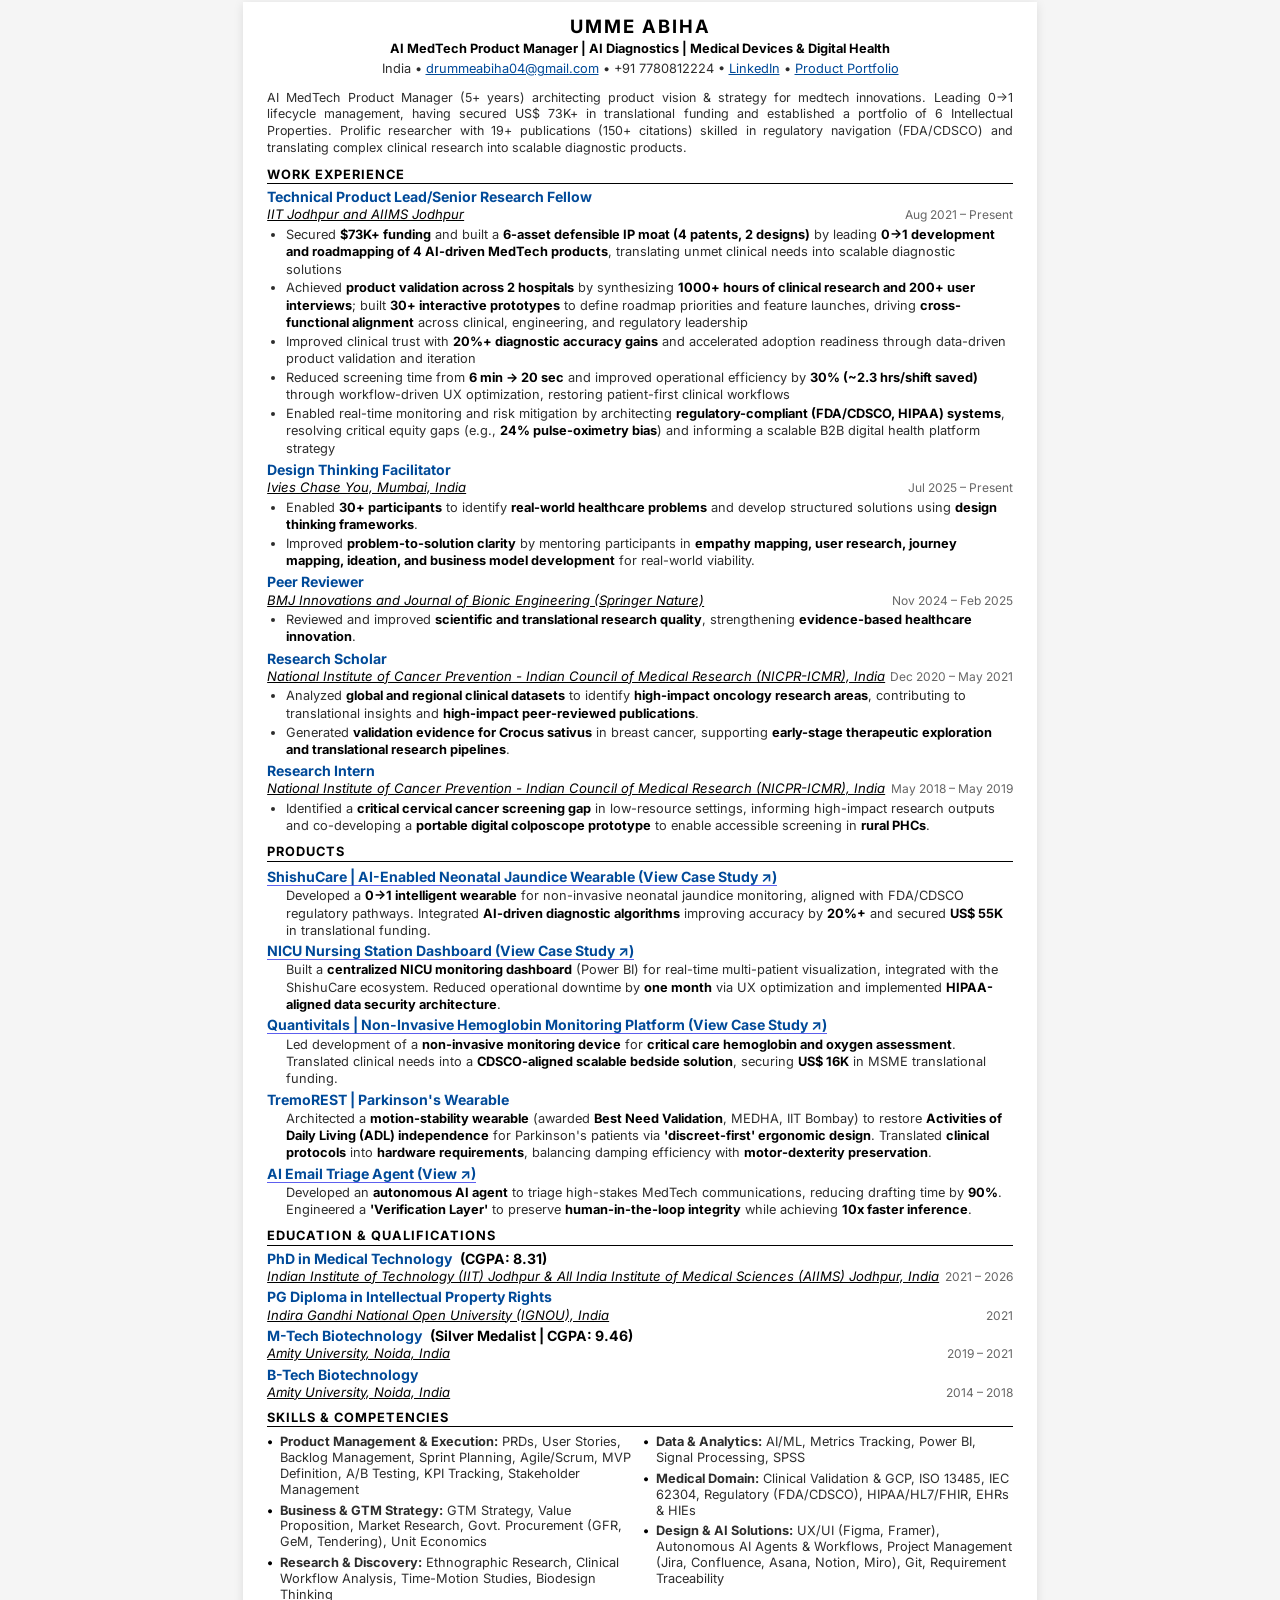
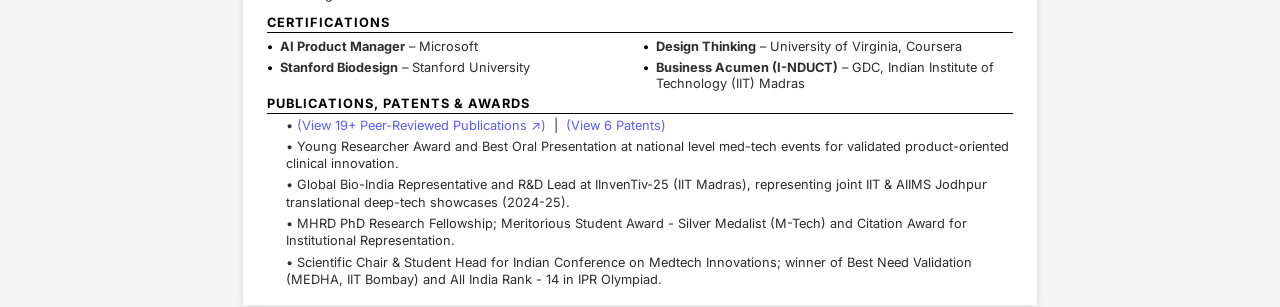
<file: cv/index.html>
<!DOCTYPE html>
<html lang="en-GB">

<head>
    <meta charset="UTF-8">
    <meta name="viewport" content="width=device-width, initial-scale=1.0">
    <meta name="description" content="Umme Abiha - Master CV for MedTech & Healthcare">
    <title>Master CV UMME - UMME ABIHA</title>
    <link rel="stylesheet" href="style.css">
</head>

<body>
    <div class="resume">
        <!-- Header Section -->
        <header class="header">
            <h1>UMME ABIHA</h1>
            <div class="title">AI MedTech Product Manager | AI Diagnostics | Medical Devices & Digital Health</div>
            <div class="contact-info">
                <div class="contact-row">
                    <span>India • <a href="mailto:drummeabiha04@gmail.com">drummeabiha04@gmail.com</a> • +91 7780812224
                        • <a href="https://www.linkedin.com/in/umme-abiha-884296121/" target="_blank">LinkedIn</a> • <a
                            href="../index.html#home" target="_blank">Product
                            Portfolio</a></span>
                </div>
            </div>
        </header>

        <!-- Professional Summary -->
        <section class="section summary-section">
            <p class="summary">
                AI MedTech Product Manager (5+ years) architecting product vision & strategy for medtech innovations.
                Leading 0→1 lifecycle management, having secured US$ 73K+ in translational funding and established a
                portfolio of 6 Intellectual Properties. Prolific researcher with 19+ publications (150+ citations)
                skilled in regulatory navigation (FDA/CDSCO) and translating complex clinical research into scalable
                diagnostic products.
            </p>
        </section>

        <!-- Work Experience -->
        <section class="section summary-section">
            <h2 class="section-title">WORK EXPERIENCE</h2>

            <div class="experience-item">
                <div class="item-header">
                    <div class="job-title">Technical Product Lead/Senior Research Fellow</div>
                    <div class="item-row">
                        <div class="company">IIT Jodhpur and AIIMS Jodhpur</div>
                        <div class="date-range">Aug 2021 – Present</div>
                    </div>
                </div>
                <div class="description">
                    <ul>
                        <li>Secured <strong>$73K+ funding</strong> and built a <strong>6-asset defensible IP moat (4 patents, 2 designs)</strong> by leading <strong>0→1 development and roadmapping of 4 AI-driven MedTech products</strong>, translating unmet clinical needs into scalable diagnostic solutions</li>
                        <li>Achieved <strong>product validation across 2 hospitals</strong> by synthesizing <strong>1000+ hours of clinical research and 200+ user interviews</strong>; built <strong>30+ interactive prototypes</strong> to define roadmap priorities and feature launches, driving <strong>cross-functional alignment</strong> across clinical, engineering, and regulatory leadership</li>
                        <li>Improved clinical trust with <strong>20%+ diagnostic accuracy gains</strong> and accelerated adoption readiness through data-driven product validation and iteration</li>
                        <li>Reduced screening time from <strong>6 min → 20 sec</strong> and improved operational efficiency by <strong>30% (~2.3 hrs/shift saved)</strong> through workflow-driven UX optimization, restoring patient-first clinical workflows</li>
                        <li>Enabled real-time monitoring and risk mitigation by architecting <strong>regulatory-compliant (FDA/CDSCO, HIPAA) systems</strong>, resolving critical equity gaps (e.g., <strong>24% pulse-oximetry bias</strong>) and informing a scalable B2B digital health platform strategy</li>
                    </ul>
                </div>
            </div>

            <div class="experience-item">
                <div class="item-header">
                    <div class="job-title">Design Thinking Facilitator</div>
                    <div class="item-row">
                        <div class="company">Ivies Chase You, Mumbai, India</div>
                        <div class="date-range">Jul 2025 – Present</div>
                    </div>
                </div>
                <div class="description">
                    <ul>
                        <li>Enabled <strong>30+ participants</strong> to identify <strong>real-world healthcare problems</strong> and develop structured solutions using <strong>design thinking frameworks</strong>.</li>
                        <li>Improved <strong>problem-to-solution clarity</strong> by mentoring participants in <strong>empathy mapping, user research, journey mapping, ideation, and business model development</strong> for real-world viability.</li>
                    </ul>
                </div>
            </div>

            <div class="experience-item">
                <div class="item-header">
                    <div class="job-title">Peer Reviewer</div>
                    <div class="item-row">
                        <div class="company">BMJ Innovations and Journal of Bionic Engineering (Springer Nature)</div>
                        <div class="date-range">Nov 2024 – Feb 2025</div>
                    </div>
                </div>
                <div class="description">
                    <ul>
                        <li>Reviewed and improved <strong>scientific and translational research quality</strong>, strengthening <strong>evidence-based healthcare innovation</strong>.</li>
                    </ul>
                </div>
            </div>

            <div class="experience-item">
                <div class="item-header">
                    <div class="job-title">Research Scholar</div>
                    <div class="item-row">
                        <div class="company">National Institute of Cancer Prevention - Indian Council of Medical
                            Research (NICPR-ICMR), India</div>
                        <div class="date-range">Dec 2020 – May 2021</div>
                    </div>
                </div>
                <div class="description">
                    <ul>
                        <li>Analyzed <strong>global and regional clinical datasets</strong> to identify <strong>high-impact oncology research areas</strong>, contributing to translational insights and <strong>high-impact peer-reviewed publications</strong>.</li>
                        <li>Generated <strong>validation evidence for Crocus sativus</strong> in breast cancer, supporting <strong>early-stage therapeutic exploration and translational research pipelines</strong>.</li>
                    </ul>
                </div>
            </div>

            <div class="experience-item">
                <div class="item-header">
                    <div class="job-title">Research Intern</div>
                    <div class="item-row">
                        <div class="company">National Institute of Cancer Prevention - Indian Council of Medical
                            Research (NICPR-ICMR), India</div>
                        <div class="date-range">May 2018 – May 2019</div>
                    </div>
                </div>
                <div class="description">
                    <ul>
                        <li>Identified a <strong>critical cervical cancer screening gap</strong> in low-resource settings, informing high-impact research outputs and co-developing a <strong>portable digital colposcope prototype</strong> to enable accessible screening in <strong>rural PHCs</strong>.</li>
                    </ul>
                </div>
            </div>

        </section>

        <!-- Projects -->
        <section class="section summary-section projects-section">
            <h2 class="section-title">PRODUCTS</h2>

            <div class="experience-item">
                <div class="item-header">
                    <div class="job-title"><a
                            href="case-studies/shishucare.html"
                            target="_blank"
                            style="text-decoration:none; color:inherit; border-bottom: 1.5px solid #5D5FEF;">ShishuCare
                            | AI-Enabled Neonatal Jaundice Wearable (View Case Study ↗)</a></div>
                </div>
                <div class="description">
                    <p
                        style="margin-left: 1.2rem; line-height: 1.35; color: var(--dark-gray); font-size: 0.8rem;">
                        Developed a <strong>0→1 intelligent wearable</strong> for non-invasive neonatal jaundice
                        monitoring, aligned with FDA/CDSCO regulatory pathways. Integrated <strong>AI-driven diagnostic
                            algorithms</strong> improving accuracy by <strong>20%+</strong> and secured <strong>US$
                            55K</strong> in translational funding.
                    </p>
                </div>
            </div>

            <div class="experience-item">
                <div class="item-header">
                    <div class="job-title"><a
                            href="case-studies/nicu-dashboard.html"
                            target="_blank"
                            style="text-decoration:none; color:inherit; border-bottom: 1.5px solid #5D5FEF;">NICU
                            Nursing Station Dashboard (View Case Study ↗)</a></div>
                </div>
                <div class="description">
                    <p
                        style="margin-left: 1.2rem; line-height: 1.35; color: var(--dark-gray); font-size: 0.8rem;">
                        Built a <strong>centralized NICU monitoring dashboard</strong> (Power BI) for real-time
                        multi-patient
                        visualization, integrated with the ShishuCare ecosystem. Reduced operational downtime by
                        <strong>one month</strong> via UX optimization and implemented <strong>HIPAA-aligned data
                            security architecture</strong>.
                    </p>
                </div>
            </div>

            <div class="experience-item">
                <div class="item-header">
                    <div class="job-title"><a
                            href="case-studies/quantivitals.html"
                            target="_blank"
                            style="text-decoration:none; color:inherit; border-bottom: 1.5px solid #5D5FEF;">Quantivitals
                            | Non-Invasive Hemoglobin Monitoring Platform (View Case Study ↗)</a></div>
                </div>
                <div class="description">
                    <p
                        style="margin-left: 1.2rem; line-height: 1.35; color: var(--dark-gray); font-size: 0.8rem;">
                        Led development of a <strong>non-invasive monitoring device</strong> for <strong>critical care hemoglobin and oxygen assessment</strong>. Translated clinical needs into a <strong>CDSCO-aligned scalable bedside solution</strong>, securing <strong>US$ 16K</strong> in MSME translational funding.
                    </p>
                </div>
            </div>

            <div class="experience-item">
                <div class="item-header">
                    <div class="job-title">TremoREST | Parkinson's Wearable</div>
                </div>
                <div class="description">
                    <p
                        style="margin-left: 1.2rem; line-height: 1.35; color: var(--dark-gray); font-size: 0.8rem;">
                        Architected a <strong>motion-stability wearable</strong> (awarded <strong>Best Need
                            Validation</strong>, MEDHA, IIT Bombay) to restore <strong>Activities of Daily Living (ADL)
                            independence</strong> for Parkinson's patients via <strong>'discreet-first' ergonomic design</strong>.
                        Translated <strong>clinical protocols</strong> into <strong>hardware requirements</strong>, balancing damping efficiency with <strong>motor-dexterity preservation</strong>.
                    </p>
                </div>
            </div>

            <div class="experience-item">
                <div class="item-header">
                    <div class="job-title"><a href="../index.html#projects:ai-email-triage-agent" target="_blank" style="text-decoration:none; color:inherit; border-bottom: 1.5px solid #5D5FEF;">AI Email Triage Agent (View ↗)</a></div>
                </div>
                <div class="description">
                    <p
                        style="margin-left: 1.2rem; line-height: 1.35; color: var(--dark-gray); font-size: 0.8rem;">
                        Developed an <strong>autonomous AI agent</strong> to triage high-stakes MedTech communications,
                        reducing drafting time by <strong>90%</strong>. Engineered a <strong>'Verification
                            Layer'</strong> to preserve <strong>human-in-the-loop integrity</strong> while achieving <strong>10x faster
                            inference</strong>.
                    </p>
                </div>
            </div>
        </section>

        <!-- Education -->
        <section class="section summary-section">
            <h2 class="section-title">EDUCATION & QUALIFICATIONS</h2>

            <div class="education-item">
                <div class="item-header">
                    <div class="degree">PhD in Medical Technology <span class="degree-meta">(CGPA: 8.31)</span></div>
                    <div class="item-row">
                        <div class="institution">Indian Institute of Technology (IIT) Jodhpur & All India Institute of
                            Medical Sciences (AIIMS) Jodhpur, India</div>
                        <div class="date-range">2021 – 2026</div>
                    </div>
                </div>
            </div>

            <div class="education-item">
                <div class="item-header">
                    <div class="degree">PG Diploma in Intellectual Property Rights</div>
                    <div class="item-row">
                        <div class="institution">Indira Gandhi National Open University (IGNOU), India</div>
                        <div class="date-range">2021</div>
                    </div>
                </div>
            </div>

            <div class="education-item">
                <div class="item-header">
                    <div class="degree">M-Tech Biotechnology <span class="degree-meta">(Silver Medalist | CGPA: 9.46)</span></div>
                    <div class="item-row">
                        <div class="institution">Amity University, Noida, India</div>
                        <div class="date-range">2019 – 2021</div>
                    </div>
                </div>
            </div>

            <div class="education-item">
                <div class="item-header">
                    <div class="degree">B-Tech Biotechnology</div>
                    <div class="item-row">
                        <div class="institution">Amity University, Noida, India</div>
                        <div class="date-range">2014 – 2018</div>
                    </div>
                </div>
            </div>
        </section>

        <!-- Skills & Competencies -->
        <section class="section summary-section">
            <h2 class="section-title">SKILLS & COMPETENCIES</h2>
            <div class="skills-grid">
                <ul class="skill-column">
                    <li><strong>Product Management & Execution:</strong> PRDs, User Stories, Backlog Management, Sprint Planning, Agile/Scrum, MVP Definition, A/B Testing, KPI Tracking, Stakeholder Management</li>
                    <li><strong>Business & GTM Strategy:</strong> GTM Strategy, Value Proposition, Market Research,
                        Govt. Procurement (GFR, GeM, Tendering), Unit Economics</li>
                    <li><strong>Research & Discovery:</strong> Ethnographic Research, Clinical Workflow Analysis,
                        Time-Motion Studies, Biodesign Thinking</li>
                </ul>
                <ul class="skill-column">
                    <li><strong>Data & Analytics:</strong> AI/ML, Metrics Tracking, Power BI, Signal
                        Processing, SPSS</li>
                    <li><strong>Medical Domain:</strong> Clinical Validation & GCP, ISO 13485, IEC 62304, Regulatory
                        (FDA/CDSCO), HIPAA/HL7/FHIR, EHRs & HIEs</li>
                    <li><strong>Design & AI Solutions:</strong> UX/UI (Figma, Framer), Autonomous AI Agents & Workflows,
                        Project Management (Jira, Confluence, Asana, Notion, Miro), Git, Requirement Traceability</li>
                </ul>
            </div>
        </section>

        <!-- Professional Certifications -->
        <section class="section summary-section certifications-section">
            <h2 class="section-title">CERTIFICATIONS</h2>
            <div class="skills-grid">
                <ul class="skill-column">
                    <li><strong>AI Product Manager</strong> – Microsoft</li>
                    <li><strong>Stanford Biodesign</strong> – Stanford University</li>
                </ul>
                <ul class="skill-column">
                    <li><strong>Design Thinking</strong> – University of Virginia, Coursera</li>
                    <li><strong>Business Acumen (I-NDUCT)</strong> – GDC, Indian Institute of Technology (IIT) Madras
                    </li>
                </ul>
            </div>
        </section>

        <!-- Publications -->
        <section class="section publications-section">
            <h2 class="section-title">PUBLICATIONS, PATENTS & AWARDS</h2>
            <div class="description" style="margin-top: 0;">
                <ul
                    style="list-style-type: none; padding-left: 0; font-size: 0.72rem; line-height: 1.4; margin-bottom: 0;">
                    <li style="margin-bottom: 4px;">• <a
                            href="../index.html#recognition:publications-section"
                            target="_blank" style="text-decoration:none; color:#5D5FEF;">(View 19+ Peer-Reviewed
                            Publications ↗)</a>
                        &nbsp;|&nbsp;
                        <a href="../index.html#recognition" target="_blank"
                            style="text-decoration:none; color:#5D5FEF;">(View 6 Patents)</a>
                    </li>
                    <li style="margin-bottom: 4px;">• Young Researcher Award and
                        Best Oral Presentation at national level med-tech events for validated product-oriented clinical
                        innovation.</li>
                    <li style="margin-bottom: 4px;">• Global Bio-India
                        Representative and R&D Lead at IInvenTiv-25 (IIT Madras), representing joint IIT & AIIMS Jodhpur
                        translational deep-tech showcases (2024-25).</li>
                    <li style="margin-bottom: 4px;">• MHRD PhD Research
                        Fellowship; Meritorious Student Award - Silver Medalist (M-Tech) and Citation Award for
                        Institutional Representation.</li>
                    <li style="margin-bottom: 0;">• Scientific Chair & Student Head
                        for Indian Conference on Medtech Innovations; winner of Best Need Validation (MEDHA, IIT Bombay)
                        and All India Rank - 14 in IPR Olympiad.</li>
                </ul>
            </div>
        </section>

    </div>
</body>

</html>
</file>
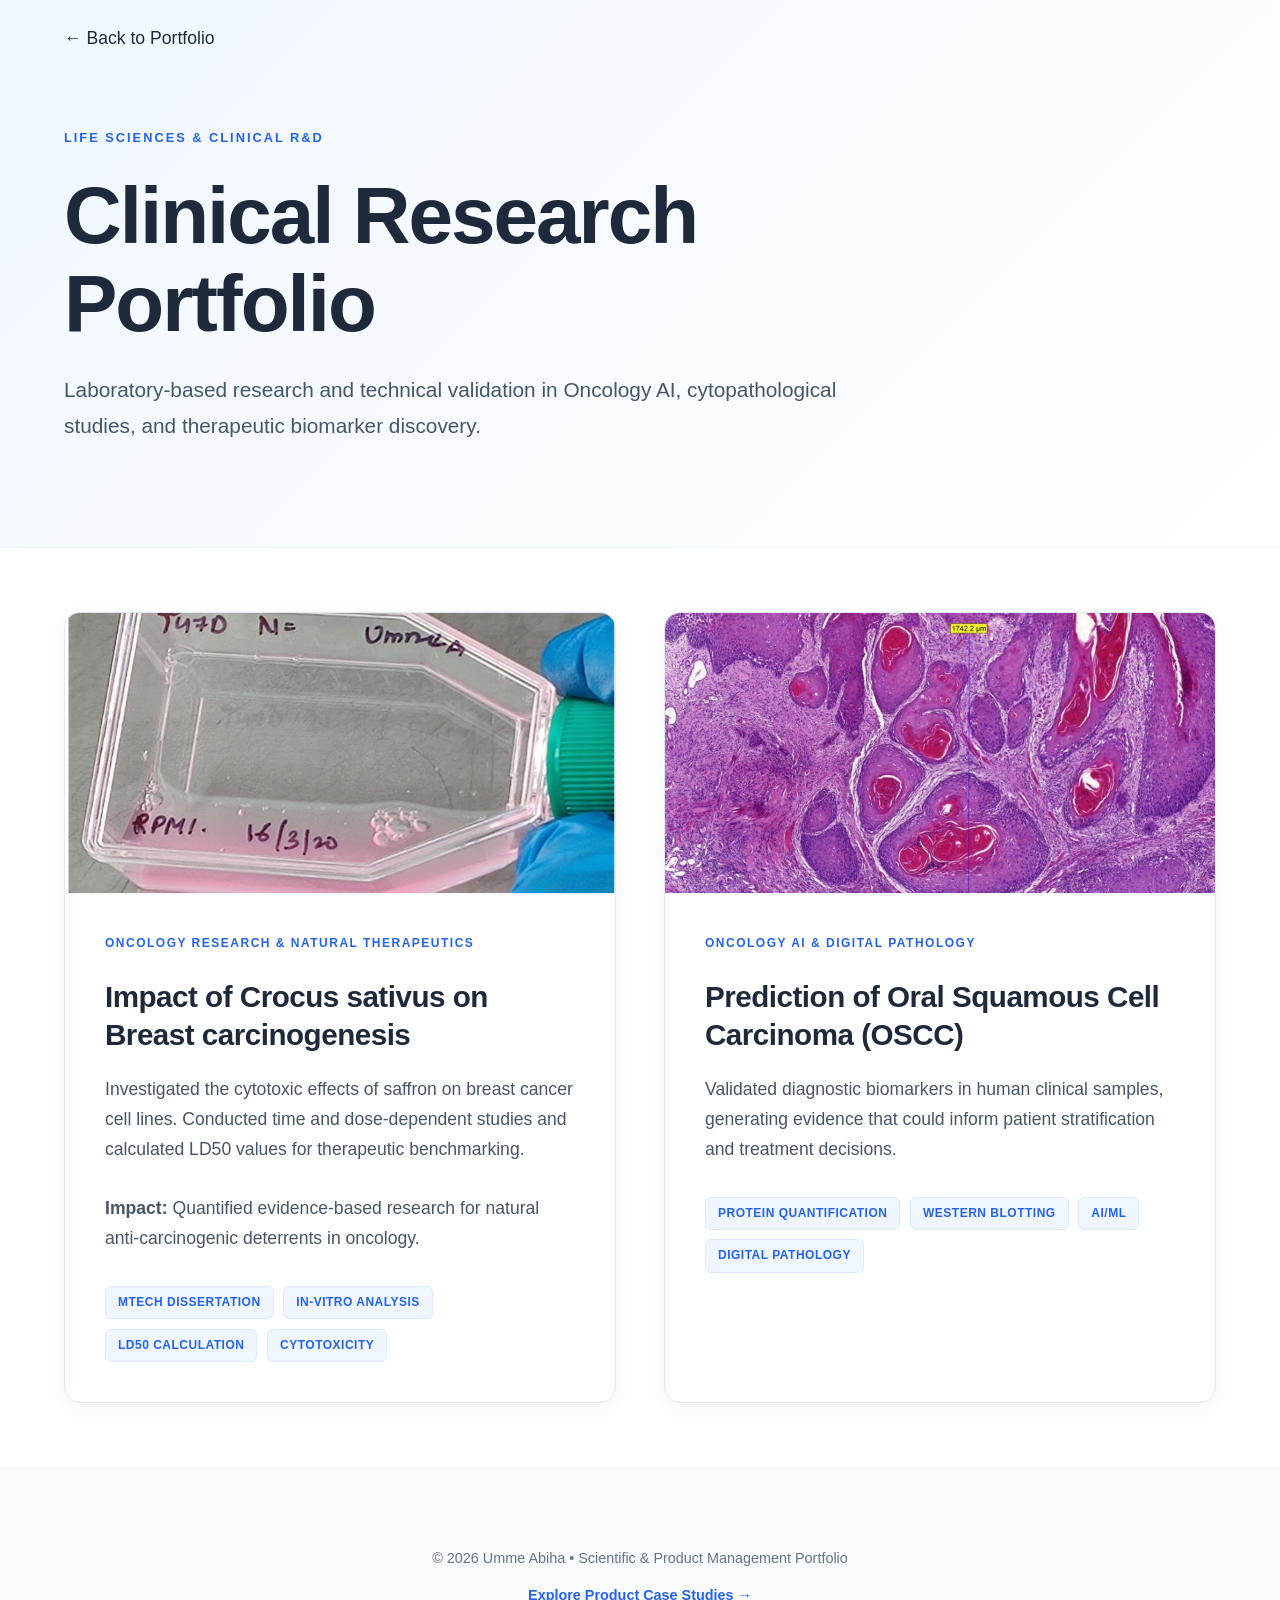
<file: research.html>
<!DOCTYPE html>
<html lang="en">
<head>
    <meta charset="UTF-8">
    <meta name="viewport" content="width=device-width, initial-scale=1.0">
    <title>Oncology & Life Science Research | Umme Abiha</title>
    <!-- Social Meta Tags -->
    <meta name="description" content="Specialized Research Portfolio focused on Oncology AI, digital pathology, and natural breast cancer therapeutics.">
    <link rel="stylesheet" href="case-studies/style.css">
    <style>
        .research-hero {
            background: linear-gradient(135deg, #f0f7ff 0%, #ffffff 100%);
            padding: 8rem 4rem 4rem 4rem;
            border-bottom: 1px solid #f1f5f9;
        }
        .research-grid {
            display: grid;
            grid-template-columns: repeat(auto-fit, minmax(400px, 1fr));
            gap: 3rem;
            max-width: 1300px;
            margin: 4rem auto;
            padding: 0 4rem;
        }
        .research-card {
            background: white;
            border-radius: 16px;
            overflow: hidden;
            border: 1px solid #e2e8f0;
            box-shadow: 0 4px 20px rgba(0,0,0,0.05);
            transition: all 0.3s cubic-bezier(0.4, 0, 0.2, 1);
            display: flex;
            flex-direction: column;
        }
        .research-card:hover { 
            transform: translateY(-8px);
            box-shadow: 0 20px 40px rgba(0,0,0,0.1);
            border-color: #2563eb;
        }
        .card-img-wrapper {
            width: 100%;
            height: 280px;
            overflow: hidden;
            border-bottom: 1px solid #f1f5f9;
        }
        .card-img { 
            width: 100%; 
            height: 100%; 
            object-fit: cover;
            transition: transform 0.5s ease;
        }
        .research-card:hover .card-img {
            transform: scale(1.05);
        }
        .card-content { padding: 2.5rem; flex-grow: 1; }
        .card-tag { 
            font-size: 0.75rem; 
            font-weight: 800; 
            color: #2563eb; 
            text-transform: uppercase; 
            letter-spacing: 1.5px; 
            margin-bottom: 1.25rem; 
            display: block; 
        }
        .card-title { 
            font-size: 1.85rem; 
            font-weight: 800; 
            margin-bottom: 1.25rem; 
            color: #1e293b; 
            line-height: 1.3;
            letter-spacing: -0.5px;
        }
        .card-desc { 
            font-size: 1.1rem; 
            color: #475569; 
            line-height: 1.7; 
            margin-bottom: 2rem; 
        }
        .tech-tags { 
            display: flex; 
            flex-wrap: wrap; 
            gap: 0.6rem; 
            margin-top: auto;
        }
        .tech-tag { 
            background: #eff6ff; 
            color: #2563eb; 
            font-size: 0.75rem; 
            font-weight: 700; 
            padding: 6px 12px; 
            border-radius: 6px; 
            border: 1px solid #dbeafe; 
            text-transform: uppercase;
            letter-spacing: 0.5px;
        }
        
        @media (max-width: 1024px) {
            .research-grid { grid-template-columns: 1fr; max-width: 800px; }
        }
        
        @media (max-width: 768px) {
            .research-hero { padding: 6rem 2rem 3rem 2rem; }
            .research-grid { padding: 0 2rem; }
            .project-title { font-size: 3rem !important; }
            .card-content { padding: 1.5rem; }
        }
    </style>
</head>
<body>
    <nav class="top-nav">
        <a href="index.html#projects" class="back-link" style="color: #1e293b;">← Back to Portfolio</a>
    </nav>

    <header class="research-hero">
        <div class="hero-content">
            <span class="section-label">Life Sciences & Clinical R&D</span>
            <h1 class="project-title" style="font-size: 5rem; margin-bottom: 1.5rem;">Clinical Research<br>Portfolio</h1>
            <p class="text-block" style="font-size: 1.3rem;">Laboratory-based research and technical validation in Oncology AI, cytopathological studies, and therapeutic biomarker discovery.</p>
        </div>
    </header>

    <main class="research-grid">
        <!-- Breast Cancer Project -->
        <article class="research-card">
            <div class="card-img-wrapper">
                <img src="assets/images/saffron_research_1.png" alt="Breast Cancer Research" class="card-img">
            </div>
            <div class="card-content">
                <span class="card-tag">Oncology Research & Natural Therapeutics</span>
                <h2 class="card-title">Impact of Crocus sativus on Breast carcinogenesis</h2>
                <p class="card-desc">Investigated the cytotoxic effects of saffron on breast cancer cell lines. Conducted time and dose-dependent studies and calculated LD50 values for therapeutic benchmarking.<br><br><b>Impact:</b> Quantified evidence-based research for natural anti-carcinogenic deterrents in oncology.</p>
                <div class="tech-tags">
                    <span class="tech-tag">MTech Dissertation</span>
                    <span class="tech-tag">In-vitro Analysis</span>
                    <span class="tech-tag">LD50 Calculation</span>
                    <span class="tech-tag">Cytotoxicity</span>
                </div>
            </div>
        </article>

        <!-- OSCC Project -->
        <article class="research-card">
            <div class="card-img-wrapper">
                <img src="assets/images/oscc_histology.jpg" alt="OSCC Histology" class="card-img">
            </div>
            <div class="card-content">
                <span class="card-tag">Oncology AI & Digital Pathology</span>
                <h2 class="card-title">Prediction of Oral Squamous Cell Carcinoma (OSCC)</h2>
                <p class="card-desc">Validated diagnostic biomarkers in human clinical samples, generating evidence that could inform patient stratification and treatment decisions.</p>
                <div class="tech-tags">
                    <span class="tech-tag">Protein Quantification</span>
                    <span class="tech-tag">Western Blotting</span>
                    <span class="tech-tag">AI/ML</span>
                    <span class="tech-tag">Digital Pathology</span>
                </div>
            </div>
        </article>
    </main>

    <footer style="padding: 4rem; text-align: center; color: #64748b; font-size: 0.9rem; border-top: 1px solid #f1f5f9; background: #f8fafc;">
        <p>&copy; 2026 Umme Abiha • Scientific & Product Management Portfolio</p>
        <p style="margin-top: 0.5rem;"><a href="index.html#projects" style="color: #2563eb; text-decoration: none; font-weight: 600;">Explore Product Case Studies →</a></p>
    </footer>
</body>
</html>
</file>
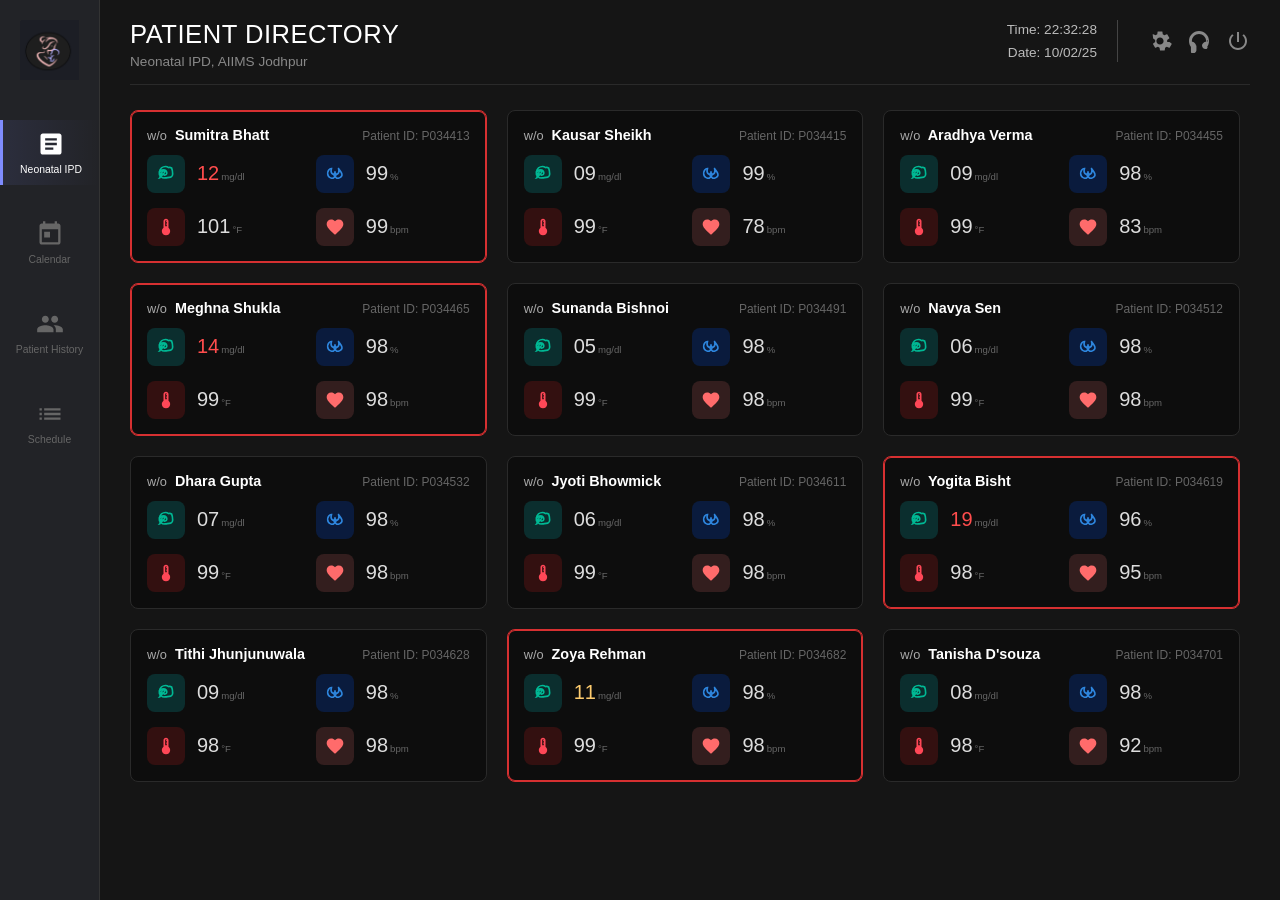
<file: case-studies/live-dashboard.html>
<!DOCTYPE html>
<html lang="en">

<head>
    <meta charset="UTF-8">
    <meta name="viewport" content="width=device-width, initial-scale=1.0">
    <title>Live NICU Dashboard</title>
    <style>
        :root {
            /* Matched colors from image */
            --bg-dark: #1a1b1e;
            --sidebar-bg: #222327;
            /* Slightly lighter sidebar */
            --card-bg: #0f0f0f;
            --text-primary: #e0e0e0;
            --text-secondary: #888888;
            --accent-blue: #7F8CFF;
            /* Selection color */

            --font-family: 'Inter', sans-serif;
        }

        * {
            box-sizing: border-box;
            margin: 0;
            padding: 0;
        }

        body {
            background-color: var(--bg-dark);
            color: var(--text-primary);
            font-family: var(--font-family);
            height: 100vh;
            display: flex;
            overflow: hidden;
        }

        /* Sidebar */
        .sidebar {
            width: 100px;
            /* Wider for text */
            background-color: var(--sidebar-bg);
            border-right: 1px solid #333;
            display: flex;
            flex-direction: column;
            align-items: center;
            padding-top: 20px;
            padding-bottom: 20px;
        }

        /* Logo */
        .logo-container {
            width: 60px;
            height: 60px;
            background: #2a2a2a;
            /* Placeholder dark circle */
            border-radius: 50%;
            display: flex;
            align-items: center;
            justify-content: center;
            margin-bottom: 40px;
            border: 1px solid #444;
        }

        .logo-svg {
            width: 35px;
            height: 35px;
            fill: #ff9f43;
            /* Orange accent for ShishuCare? */
        }

        /* Nav Items */
        .nav-items {
            display: flex;
            flex-direction: column;
            gap: 25px;
            width: 100%;
            align-items: center;
        }

        .nav-item {
            display: flex;
            flex-direction: column;
            align-items: center;
            justify-content: center;
            text-align: center;
            color: #666;
            cursor: pointer;
            width: 100%;
            position: relative;
            padding: 10px 0;
            transition: 0.3s;
        }

        .nav-item:hover {
            color: #aaa;
        }

        .nav-item.active {
            background: linear-gradient(90deg, rgba(127, 140, 255, 0.1) 0%, transparent 100%);
            border-left: 3px solid var(--accent-blue);
            color: #fff;
        }

        .nav-icon {
            width: 28px;
            height: 28px;
            margin-bottom: 6px;
            fill: currentColor;
        }

        .nav-label {
            font-size: 0.65rem;
            font-weight: 500;
        }

        /* Main Content */
        .main-content {
            flex: 1;
            padding: 20px 30px;
            display: flex;
            flex-direction: column;
            background: #151515;
            position: relative;
        }

        /* Header */
        .header {
            display: flex;
            justify-content: space-between;
            align-items: flex-start;
            margin-bottom: 25px;
            padding-bottom: 15px;
            border-bottom: 1px solid #2a2a2a;
        }

        .header-left h1 {
            font-size: 1.6rem;
            font-weight: 400;
            letter-spacing: 0.5px;
            margin-bottom: 5px;
            color: #fff;
            text-transform: uppercase;
        }

        .header-subtitle {
            font-size: 0.85rem;
            color: var(--text-secondary);
        }

        /* Right Header Area: Time + Icons */
        .header-right {
            display: flex;
            align-items: center;
            gap: 30px;
        }

        .time-date {
            text-align: right;
            font-size: 0.85rem;
            color: #bbb;
            line-height: 1.4;
            border-right: 1px solid #444;
            padding-right: 20px;
        }

        .header-icons {
            display: flex;
            gap: 15px;
        }

        .header-icon {
            width: 24px;
            height: 24px;
            fill: #888;
            cursor: pointer;
            transition: 0.2s;
        }

        .header-icon:hover {
            fill: #fff;
        }


        /* Grid Layout */
        .patient-grid {
            display: grid;
            grid-template-columns: repeat(3, 1fr);
            gap: 20px;
            overflow-y: auto;
            padding-right: 10px;
            padding-bottom: 20px;
        }

        /* Scrollbar */
        .patient-grid::-webkit-scrollbar {
            width: 6px;
        }

        .patient-grid::-webkit-scrollbar-track {
            background: #1a1a1a;
        }

        .patient-grid::-webkit-scrollbar-thumb {
            background: #333;
            border-radius: 3px;
        }


        /* Patient Card */
        .patient-card {
            background-color: #0d0d0d;
            border-radius: 8px;
            padding: 16px;
            border: 1px solid #2a2a2a;
            display: flex;
            flex-direction: column;
        }

        .patient-card.critical {
            border: 1px solid #d63031;
            box-shadow: 0 0 0 1px #d63031 inset;
        }

        .card-header {
            display: flex;
            justify-content: space-between;
            margin-bottom: 12px;
            align-items: baseline;
        }

        .patient-name {
            font-size: 0.9rem;
            color: #fff;
            font-weight: 700;
        }

        .patient-name span {
            color: #aaa;
            font-weight: 400;
            margin-right: 4px;
            font-size: 0.8rem;
        }

        .patient-id {
            font-size: 0.75rem;
            color: #666;
        }

        /* Vitals Grid */
        .vitals-grid {
            display: grid;
            grid-template-columns: 1fr 1fr;
            column-gap: 15px;
            row-gap: 15px;
        }

        .vital-item {
            display: flex;
            align-items: center;
        }

        .vital-icon {
            width: 38px;
            height: 38px;
            border-radius: 8px;
            display: flex;
            align-items: center;
            justify-content: center;
            margin-right: 12px;
        }

        .vital-icon.liver {
            background-color: #0b2e2e;
            color: #00b894;
        }

        .vital-icon.lung {
            background-color: #0a1b3d;
            color: #2e86de;
        }

        .vital-icon.temp {
            background-color: #331010;
            color: #ff4757;
        }

        .vital-icon.heart {
            background-color: #331e1e;
            color: #ff6b6b;
        }

        .vital-icon svg {
            width: 20px;
            height: 20px;
            fill: currentColor;
        }

        /* Specific tweaks for outline icons */
        .vital-icon.lung svg,
        .vital-icon.liver svg {
            fill: none;
            stroke: currentColor;
            stroke-width: 2;
        }

        .vital-data {
            display: flex;
            flex-direction: column;
            justify-content: center;
        }

        .vital-value {
            font-size: 1.25rem;
            font-weight: 500;
            color: #ddd;
            line-height: 1;
            margin-bottom: 2px;
        }

        .vital-unit {
            font-size: 0.6rem;
            color: #666;
            margin-left: 2px;
        }

        .value-row {
            display: flex;
            align-items: baseline;
        }

        .text-red {
            color: #ff4d4d !important;
        }

        .text-yellow {
            color: #fdcb6e !important;
        }
    </style>
</head>

<body>

    <aside class="sidebar">
        <!-- Logo -->
        <div class="logo-container" style="background: transparent; border: none; overflow: visible;">
            <img src="shishucare-logo.png" alt="ShishuCare Logo"
                style="width: 100%; height: 100%; object-fit: contain;">
        </div>

        <nav class="nav-items">
            <!-- Neonatal IPD (Active) -->
            <div class="nav-item active">
                <svg class="nav-icon" viewBox="0 0 24 24">
                    <path
                        d="M19 3H5c-1.1 0-2 .9-2 2v14c0 1.1.9 2 2 2h14c1.1 0 2-.9 2-2V5c0-1.1-.9-2-2-2zm-5 14H7v-2h7v2zm3-4H7v-2h10v2zm0-4H7V7h10v2z" />
                </svg>
                <span class="nav-label">Neonatal IPD</span>
            </div>

            <!-- Calendar -->
            <div class="nav-item">
                <svg class="nav-icon" viewBox="0 0 24 24">
                    <path
                        d="M19 3h-1V1h-2v2H8V1H6v2H5c-1.11 0-1.99.9-1.99 2L3 19c0 1.1.89 2 2 2h14c1.1 0 2-.9 2-2V5c0-1.1-.9-2-2-2zm0 16H5V8h14v11zM7 10h5v5H7z" />
                </svg>
                <span class="nav-label">Calendar</span>
            </div>

            <!-- Patient History -->
            <div class="nav-item">
                <svg class="nav-icon" viewBox="0 0 24 24">
                    <path
                        d="M16 11c1.66 0 2.99-1.34 2.99-3S17.66 5 16 5c-1.66 0-3 1.34-3 3s1.34 3 3 3zm-8 0c1.66 0 2.99-1.34 2.99-3S9.66 5 8 5C6.34 5 5 6.34 5 8s1.34 3 3 3zm0 2c-2.33 0-7 1.17-7 3.5V19h14v-2.5c0-2.33-4.67-3.5-7-3.5zm8 0c-.29 0-.62.02-.97.05 1.16.84 1.97 1.97 1.97 3.45V19h6v-2.5c0-2.33-4.67-3.5-7-3.5z" />
                </svg>
                <span class="nav-label">Patient History</span>
            </div>

            <!-- Schedule -->
            <div class="nav-item">
                <svg class="nav-icon" viewBox="0 0 24 24">
                    <path d="M3 13h2v-2H3v2zm0 4h2v-2H3v2zm0-8h2V7H3v2zm4 4h14v-2H7v2zm0 4h14v-2H7v2zM7 7v2h14V7H7z" />
                </svg>
                <span class="nav-label">Schedule</span>
            </div>
        </nav>
    </aside>

    <main class="main-content">
        <header class="header">
            <div class="header-left">
                <h1>PATIENT DIRECTORY</h1>
                <div class="header-subtitle">Neonatal IPD, AIIMS Jodhpur</div>
            </div>

            <div class="header-right">
                <div class="time-date">
                    <div style="margin-bottom: 4px;">Time: <span id="time">12:48:55</span></div>
                    <div>Date: 10/02/25</div>
                </div>
                <div class="header-icons">
                    <!-- Settings -->
                    <svg class="header-icon" viewBox="0 0 24 24">
                        <path
                            d="M19.14 12.94c.04-.3.06-.61.06-.94 0-.32-.02-.64-.07-.94l2.03-1.58c.18-.14.23-.41.12-.61l-1.92-3.32c-.12-.22-.37-.29-.59-.22l-2.39.96c-.5-.38-1.03-.7-1.62-.94l-.36-2.54c-.04-.24-.24-.41-.48-.41h-3.84c-.24 0-.43.17-.47.41l-.36 2.54c-.59.24-1.13.57-1.62.94l-2.39-.96c-.22-.08-.47 0-.59.22L5.09 8.87c-.12.21-.08.47.12.61l2.03 1.58c-.05.3-.09.63-.09.94s.02.64.07.94l-2.03 1.58c-.18.14-.23.41-.12.61l1.92 3.32c.12.22.37.29.59.22l2.39-.96c.5.38 1.03.7 1.62.94l.36 2.54c.05.24.24.41.48.41h3.84c.24 0 .44-.17.47-.41l.36-2.54c.59-.24 1.13-.58 1.62-.94l2.39.96c.22.08.47 0 .59-.22l1.92-3.32c.12-.22.07-.47-.12-.61l-2.01-1.58zM12 15.6c-1.98 0-3.6-1.62-3.6-3.6s1.62-3.6 3.6-3.6 3.6 1.62 3.6 3.6-1.62 3.6-3.6 3.6z" />
                    </svg>
                    <!-- Support (Headset) -->
                    <svg class="header-icon" viewBox="0 0 24 24">
                        <path
                            d="M21 12.2l-2.54.49c-1.77.34-3.46 2.06-3.46 3.81 0 1.93 1.57 3.5 3.5 3.5h.5c.83 0 1.5-.67 1.5-1.5v-5c0-.62-.39-1.15-.93-1.39l.93-.91zM9 16.5c0-1.75-1.69-3.47-3.46-3.81L3 12.2v4.29c.54.24.93.77.93 1.39v5c0 .83.67 1.5 1.5 1.5h.5c1.93 0 3.5-1.57 3.5-3.50v-4.38zM12 2C6.48 2 2 6.48 2 12c0 2.37.83 4.56 2.22 6.31.25.31.75.32 1.01.01l1.1-1.28c.24-.28.22-.69-.03-.95C5.41 15.2 4.9 13.72 4.9 12c0-3.91 3.18-7.1 7.1-7.1s7.1 3.19 7.1 7.1c0 1.72-.51 3.2-1.4 4.09-.25.26-.27.67-.03.95l1.1 1.28c.26.31.76.3 1.01-.01C21.17 16.56 22 14.37 22 12c0-5.52-4.48-10-10-10z" />
                    </svg>
                    <!-- Power -->
                    <svg class="header-icon" viewBox="0 0 24 24">
                        <path
                            d="M13 3h-2v10h2V3zm4.83 2.17l-1.42 1.42C17.99 7.86 19 9.81 19 12c0 3.87-3.13 7-7 7s-7-3.13-7-7c0-2.19 1.01-4.14 2.58-5.42L6.17 5.17C4.23 6.82 3 9.26 3 12c0 4.97 4.03 9 9 9s9-4.03 9-9c0-2.74-1.23-5.18-3.17-6.83z" />
                    </svg>
                </div>
            </div>
        </header>

        <div class="patient-grid" id="grid">
            <!-- Cards injected via JS -->
        </div>
    </main>

    <script>
        // Data exactly from image
        const PATIENTS = [
            { name: "Sumitra Bhatt", id: "P034413", bili: 12, temp: 101, spo2: 98, hr: 98, critical: true },
            { name: "Kausar Sheikh", id: "P034415", bili: 9, temp: 99, spo2: 99, hr: 78, critical: false },
            { name: "Aradhya Verma", id: "P034455", bili: 9, temp: 99, spo2: 98, hr: 83, critical: false },
            { name: "Meghna Shukla", id: "P034465", bili: 14, temp: 99, spo2: 98, hr: 98, critical: true },
            { name: "Sunanda Bishnoi", id: "P034491", bili: 5, temp: 99, spo2: 98, hr: 98, critical: false },
            { name: "Navya Sen", id: "P034512", bili: 6, temp: 99, spo2: 98, hr: 98, critical: false },
            { name: "Dhara Gupta", id: "P034532", bili: 7, temp: 99, spo2: 98, hr: 98, critical: false },
            { name: "Jyoti Bhowmick", id: "P034611", bili: 6, temp: 99, spo2: 98, hr: 98, critical: false },
            { name: "Yogita Bisht", id: "P034619", bili: 19, temp: 98, spo2: 96, hr: 95, critical: true },
            { name: "Tithi Jhunjunuwala", id: "P034628", bili: 9, temp: 98, spo2: 98, hr: 98, critical: false },
            { name: "Zoya Rehman", id: "P034682", bili: 11, temp: 99, spo2: 98, hr: 98, critical: true },
            { name: "Tanisha D'souza", id: "P034701", bili: 8, temp: 98, spo2: 98, hr: 92, critical: false }
        ];

        // Icons
        // Icons - Updated to match request
        const ICON_LIVER = '<svg viewBox="0 0 24 24"><path d="M18.66,4.68C17.57,4.09,16.27,3.95,15.1,4.27C14.07,3.48,12.78,3,11.38,3c-3.54,0-6.64,2.67-7.25,6.33L4,10c-0.28,1.67,0.25,3.38,1.44,4.57l0.72,0.72 c1.19,1.19,2.89,1.72,4.57,1.44l0.67-0.12C13.25,16.44,14.65,16,16,16c2.21,0,4-1.79,4-4C20,9.15,19.5,6.58,18.66,4.68z M7.05,10.66 C6.84,9.39,7.91,8.23,9.2,8.22C9.92,8.21,10.5,8.8,10.5,9.52c0,0.48-0.24,0.92-0.63,1.18c-0.56,0.38-0.78,1.08-0.53,1.71 c0.25,0.63,0.92,0.98,1.58,0.83c1.07-0.25,1.96-1.07,2.07-2.17C13.19,8.96,11.39,7,9.22,7.02C6.54,7.04,4.28,9.13,4.04,11.8 c-0.03,0.34,0.22,0.64,0.56,0.67C4.94,12.51,5.24,12.26,5.27,11.92C5.37,11.47,5.97,11.08,6.4,11.29C6.83,11.5,6.93,12.11,6.59,12.45 l-0.71,0.71c-0.84,0.84-1.22,2.05-1.01,3.23l0.39-0.07l-0.67,0.12C5.64,15.25,6.26,14.03,7.5,13.25L7.05,10.66z"/></svg>';

        const ICON_LUNG = '<svg viewBox="0 0 24 24"><path d="M7.74,5.43c0,0-0.93,2.94-0.1,4.92c0.67,1.59,2.2,2.39,3.11,1.97c0.91-0.42,1.25-2.09,1.25-2.09 s1.5,1.25,1.25,2.92c-0.25,1.67-1.42,3.17-3.33,3.75c-1.92,0.58-4.75-0.75-5.92-2.5S3,9.1,4.5,7.18C6,5.27,7.74,5.43,7.74,5.43z M16.26,5.43c0,0,0.93,2.94,0.1,4.92c-0.67,1.59-2.2,2.39-3.11,1.97c-0.91-0.42-1.25-2.09-1.25-2.09s-1.5,1.25-1.25,2.92 c0.25,1.67,1.42,3.17,3.33,3.75c1.92,0.58,4.75-0.75,5.92-2.5S19,9.1,17.5,7.18C16,5.27,16.26,5.43,16.26,5.43z"/></svg>';
        const ICON_TEMP = '<svg viewBox="0 0 24 24"><path d="M15 13V5c0-1.66-1.34-3-3-3S9 3.34 9 5v8c-1.21.91-2 2.37-2 4 0 2.76 2.24 5 5 5s5-2.24 5-5c0-1.63-.79-3.09-2-4zm-4-8c0-.55.45-1 1-1s1 .45 1 1h-1v1h1v2h-1v1h1v2h-2V5z"/></svg>';
        const ICON_HEART = '<svg viewBox="0 0 24 24"><path d="M12 21.35l-1.45-1.32C5.4 15.36 2 12.28 2 8.5 2 5.42 4.42 3 7.5 3c1.74 0 3.41.81 4.5 2.09C13.09 3.81 14.76 3 16.5 3 19.58 3 22 5.42 22 8.5c0 3.78-3.4 6.86-8.55 11.54L12 21.35z"/></svg>';

        function createCard(p) {
            const card = document.createElement('div');
            card.className = `patient-card ${p.critical ? 'critical' : ''}`;

            const fmt = (num) => num.toString().padStart(2, '0');
            let biliClass = '';
            if (p.bili === 11) biliClass = 'text-yellow';
            else if (p.bili >= 10) biliClass = 'text-red';

            card.innerHTML = `
                <div class="card-header">
                    <div class="patient-name"><span>w/o</span> ${p.name}</div>
                    <div class="patient-id">Patient ID: ${p.id}</div>
                </div>
                <div class="vitals-grid">
                    <!-- Liver -->
                    <div class="vital-item">
                        <div class="vital-icon liver">${ICON_LIVER}</div>
                        <div class="vital-data">
                            <div class="value-row">
                                <span class="vital-value ${biliClass}">${fmt(p.bili)}</span>
                                <span class="vital-unit">mg/dl</span>
                            </div>
                        </div>
                    </div>
                    <!-- Lung -->
                    <div class="vital-item">
                        <div class="vital-icon lung">${ICON_LUNG}</div>
                        <div class="vital-data">
                            <div class="value-row">
                                <span class="vital-value" id="spo2-${p.id}">${fmt(p.spo2)}</span>
                                <span class="vital-unit">%</span>
                            </div>
                        </div>
                    </div>
                    <!-- Temp -->
                    <div class="vital-item">
                        <div class="vital-icon temp">${ICON_TEMP}</div>
                        <div class="vital-data">
                            <div class="value-row">
                                <span class="vital-value">${p.temp}</span>
                                <span class="vital-unit">°F</span>
                            </div>
                        </div>
                    </div>
                    <!-- Heart -->
                    <div class="vital-item">
                        <div class="vital-icon heart">${ICON_HEART}</div>
                        <div class="vital-data">
                            <div class="value-row">
                                <span class="vital-value" id="hr-${p.id}">${fmt(p.hr)}</span>
                                <span class="vital-unit">bpm</span>
                            </div>
                        </div>
                    </div>
                </div>
            `;
            return card;
        }

        const grid = document.getElementById('grid');
        PATIENTS.forEach(p => grid.appendChild(createCard(p)));

        setInterval(() => {
            const randomIdx = Math.floor(Math.random() * PATIENTS.length);
            const p = PATIENTS[randomIdx];

            const hrEl = document.getElementById(`hr-${p.id}`);
            const baseHr = p.hr;
            const fluctuation = Math.floor(Math.random() * 5) - 2;
            let newHr = baseHr + fluctuation;
            hrEl.innerText = newHr.toString().padStart(2, '0');

            if (Math.random() > 0.7) {
                const spoEl = document.getElementById(`spo2-${p.id}`);
                const baseSpo = p.spo2;
                const fluc = Math.floor(Math.random() * 3) - 1;
                let newSpo = baseSpo + fluc;
                if (newSpo > 100) newSpo = 100;
                spoEl.innerText = newSpo.toString().padStart(2, '0');
            }
        }, 1000);

        setInterval(() => {
            const now = new Date();
            const t = now.toLocaleTimeString('en-GB', { hour12: false });
            document.getElementById('time').innerText = t;
        }, 1000);

    </script>
</body>

</html>
</file>
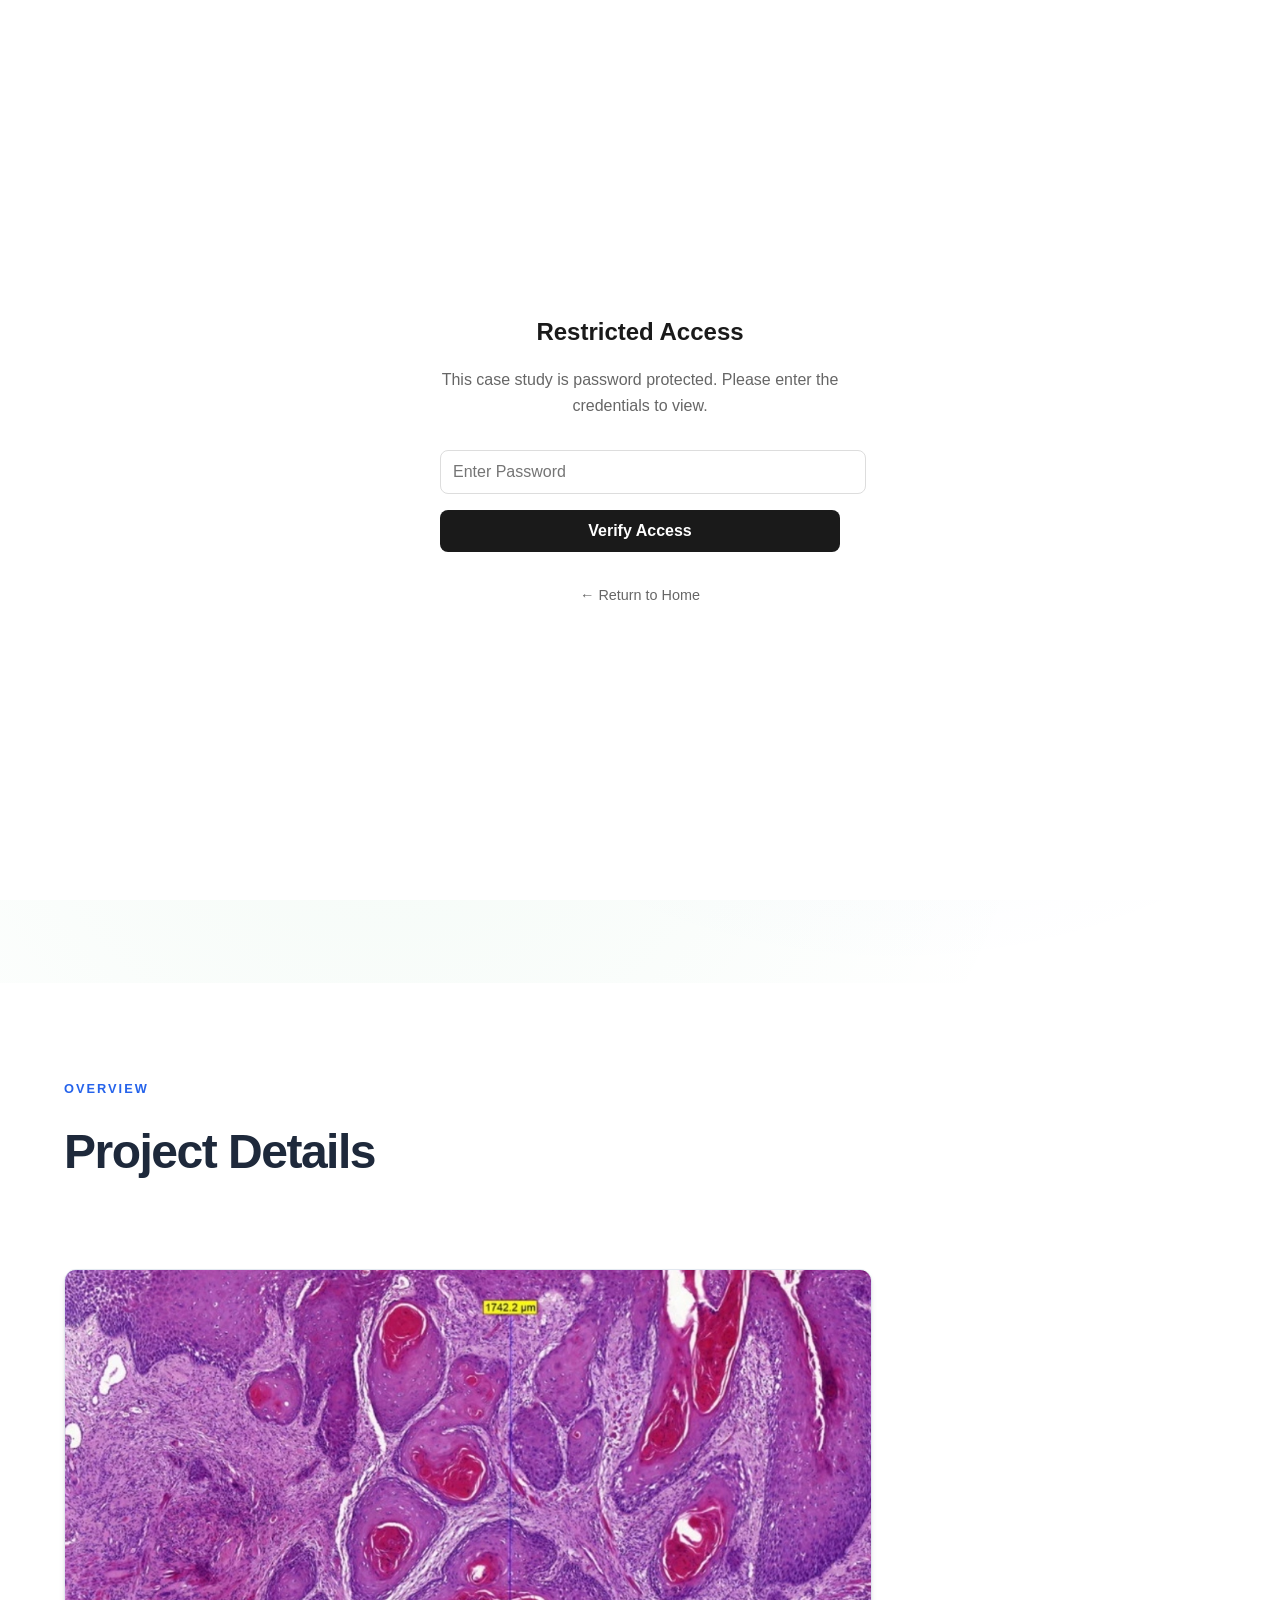
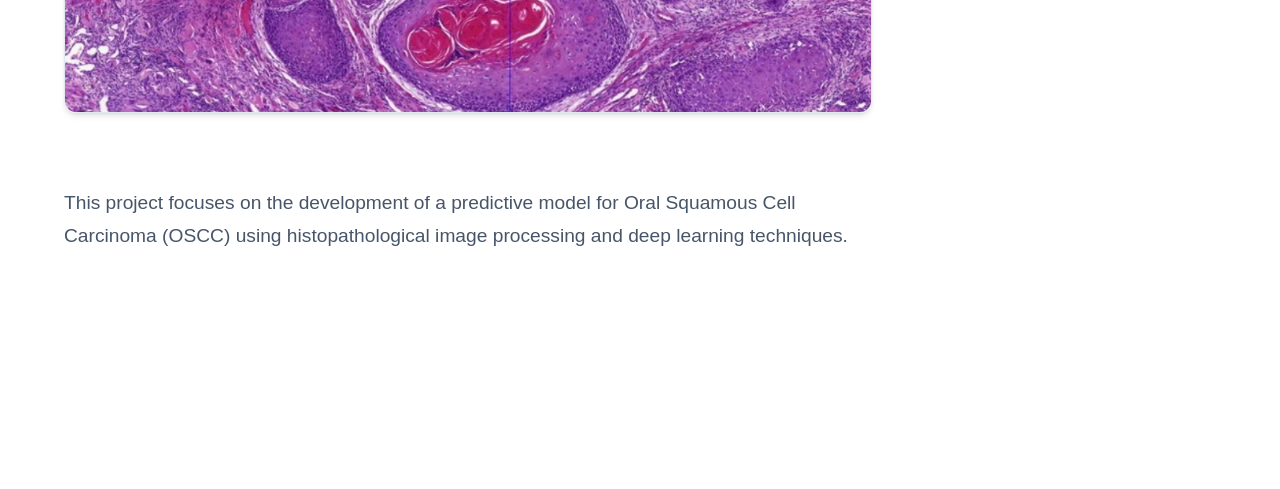
<file: case-studies/oscc.html>
<!DOCTYPE html>
<html lang="en">
<head>
    <meta charset="UTF-8">
    <meta name="viewport" content="width=device-width, initial-scale=1.0">
    <title>OSCC Prediction - Case Study | Umme Abiha</title>
    <link rel="stylesheet" href="style.css">
    <script src="protect.js" defer></script>
</head>
<body>
    <nav class="top-nav">
        <a href="../index.html" class="back-link">← Back to Portfolio</a>
    </nav>

    <header class="case-study-hero">
        <div class="hero-content">
            <div class="client-name">AI Oncology Research • 2024</div>
            <h1 class="project-title">Prediction of Oral Squamous Cell Carcinoma (OSCC)</h1>
            <p style="font-size: 1.2rem; color: #475569; margin-top: 1.5rem; line-height: 1.6;">
                Leveraging digital pathology and AI to enhance early detection and diagnostic accuracy for oral cancer.
            </p>
        </div>
    </header>

    <main class="case-study-container">
        <article class="main-content">
            <section class="content-section">
                <span class="section-label">Overview</span>
                <h2 class="section-title">Project Details</h2>
                <div class="image-container">
                    <img src="../assets/images/oscc_histology.jpg" alt="OSCC Histology" class="project-image">
                </div>
                <p class="text-block">
                    This project focuses on the development of a predictive model for Oral Squamous Cell Carcinoma (OSCC) using histopathological image processing and deep learning techniques.
                </p>
            </section>
        </article>
    </main>
</body>
</html>
</file>
<file: cv/style.css>
/* Master CV Styling - Replicating original uk-resume look */

@import url('https://fonts.googleapis.com/css2?family=Inter:wght@300;400;500;600;700&display=swap');

:root {
  --black: #000000;
  --dark-gray: #2d2d2d;
  --medium-gray: #666666;
  --light-gray: #999999;
  --blue-accent: #004a99;
  --white: #ffffff;
  --border-color: #000000;

  --font-main: 'Inter', -apple-system, BlinkMacSystemFont, 'Segoe UI', sans-serif;

  --spacing-xs: 0.04rem;
  --spacing-sm: 0.1rem;
  --spacing-md: 0.2rem;
  --spacing-lg: 0.25rem;
  --spacing-xl: 0.35rem;
  --spacing-section: 0.25rem;
}

* {
  margin: 0;
  padding: 0;
  box-sizing: border-box;
}

body {
  font-family: var(--font-main);
  font-size: 8.5pt;
  line-height: 1.25;
  color: var(--black);
  background: #f5f5f5;
  padding: 0.15rem;
}

.resume {
  max-width: 210mm;
  min-height: 297mm;
  margin: 0 auto;
  background: var(--white);
  box-shadow: 0 2px 10px rgba(0, 0, 0, 0.1);
  padding: 0.8rem 1.5rem;
}

.header {
  padding-bottom: var(--spacing-sm);
  margin-bottom: var(--spacing-xs);
  text-align: center;
}

.header h1 {
  font-size: 1.15rem;
  font-weight: 700;
  color: var(--black);
  letter-spacing: 2px;
  text-transform: uppercase;
  margin-bottom: var(--spacing-sm);
}

.header .title {
  font-size: 0.8rem;
  color: var(--black);
  /* Matching work experience title blue */
  font-weight: 700;
  margin-bottom: var(--spacing-md);
  line-height: 1.4;
}

.contact-info {
  display: flex;
  flex-direction: column;
  align-items: center;
  gap: var(--spacing-xs);
  font-size: 0.8rem;
  color: var(--dark-gray);
  margin-bottom: var(--spacing-sm);
}

.contact-info a {
  color: var(--blue-accent);
  text-decoration: underline;
}

.contact-info a:hover {
  text-decoration: underline;
}

.contact-row {
  display: flex;
  justify-content: center;
  gap: 0.5rem;
}

.section {
  margin-bottom: var(--spacing-section);
}

.section-title {
  font-size: 0.8rem;
  font-weight: 700;
  color: var(--black);
  margin-bottom: var(--spacing-section);
  padding-bottom: var(--spacing-xs);
  border-bottom: 1.5px solid var(--black);
  text-transform: uppercase;
  letter-spacing: 1px;
}

.summary {
  font-size: 0.78rem;
  line-height: 1.35;
  color: var(--dark-gray);
  text-align: justify;
}

.experience-item,
.education-item {
  margin-bottom: var(--spacing-lg);
}

.item-header {
  margin-bottom: var(--spacing-xs);
}

.job-title,
.degree {
  font-size: 0.88rem;
  font-weight: 700;
  color: var(--blue-accent);
  margin-bottom: var(--spacing-xs);
}

.item-row {
  display: flex;
  justify-content: space-between;
  align-items: baseline;
  gap: var(--spacing-lg);
}

.summary-section {
  margin-top: 0.6rem !important;
  margin-bottom: 0.6rem !important;
}

.projects-section .section-title {
  margin-bottom: 0.4rem;
  /* Reduced from 0.6rem to 0.4rem */
}

/* Specific spacing for Projects section */
.projects-section .experience-item {
  margin-bottom: 0.2rem; /* Tightened from 0.35rem to minimize gaps between products */
}

.projects-section .item-header {
  margin-bottom: 0.1rem; /* Tightened from 0.2rem */
}

.publications-section .section-title {
  margin-bottom: 0.1rem;
  /* Minimal spacing for Publications title */
}

.certifications-section {
  margin-bottom: 0.1rem !important;
  /* Extremely tight space to Publications (reduced further from 0.3rem) */
}

.degree-meta {
  color: var(--black);
  font-weight: 700;
  margin-left: 0.3rem;
}

.company {
  font-size: 0.82rem;
  color: var(--black);
  font-weight: 400;
  font-style: italic;
  text-decoration: underline;
}

.institution {
  font-size: 0.82rem;
  color: var(--black);
  font-weight: 400;
  font-style: italic;
  text-decoration: underline;
}

.date-range {
  font-size: 0.75rem;
  color: var(--medium-gray);
  white-space: nowrap;
}

.experience-list {
  list-style-type: disc;
  padding-left: 1.2rem;
  margin-top: 0.2rem;
}

.description ul {
  margin-left: 1.2rem;
  margin-top: 0.2rem;
}

.description li,
.description p {
  margin-bottom: 0.1rem;
  line-height: 1.35;
  color: var(--dark-gray);
  font-size: 0.8rem;
}

.description strong {
  color: var(--black);
}

.skills-grid {
  display: grid;
  grid-template-columns: 1fr 1fr;
  gap: var(--spacing-sm) var(--spacing-xl);
}

.skill-column {
  list-style: none;
}

.skill-column li {
  padding: 0.15rem 0;
  color: var(--dark-gray);
  font-size: 0.8rem;
  position: relative;
  padding-left: 0.8rem;
}

.skill-column li::before {
  content: '•';
  position: absolute;
  left: 0;
  color: var(--black);
  font-weight: bold;
}

.tools-tech {
  font-size: 0.8rem;
  color: var(--medium-gray);
  margin-top: 0.3rem;
  font-style: italic;
}

.tools-tech strong {
  color: var(--dark-gray);
  font-style: normal;
  text-transform: uppercase;
  font-size: 0.72rem;
  letter-spacing: 0.5px;
}

@media print {
  @page {
    size: A4;
    margin: 1.5cm 2cm;
  }

  body {
    background: white;
    padding: 0;
  }

  .resume {
    max-width: 100%;
    box-shadow: none;
    padding: 0;
    margin: 0;
  }
}
</file>
<file: case-studies/style.css>
/* Case Study Design System Variables */
:root {
    --bg-page: #ffffff;
    --bg-surface: #f8fafc;
    /* Cool Slate */
    --text-primary: #1e293b;
    /* Slate 800 */
    --text-secondary: #475569;
    /* Slate 600 */
    --accent-primary: #2563eb;
    /* Indigo Blue */
    --accent-secondary: #d97706;
    /* Amber */
    --accent-critical: #dc2626;
    /* Red */
    --accent-success: #16a34a;
    /* Green */

    --card-shadow: 0 4px 6px -1px rgb(0 0 0 / 0.1), 0 2px 4px -2px rgb(0 0 0 / 0.1);
    --card-shadow-hover: 0 20px 25px -5px rgb(0 0 0 / 0.1), 0 8px 10px -6px rgb(0 0 0 / 0.1);

    --section-spacing: 100px;
    --nav-width: 250px;
    --border-radius: 12px;
}

body {
    font-family: 'Inter', -apple-system, BlinkMacSystemFont, sans-serif;
    margin: 0;
    padding: 0;
    color: var(--text-primary);
    background: var(--bg-page);
    line-height: 1.6;
}

/* Navigation */
.top-nav {
    padding: 1.5rem 4rem;
    position: absolute;
    top: 0;
    left: 0;
    width: 100%;
    z-index: 100;
    background: transparent;
    color: var(--text-primary);
}

.back-link {
    text-decoration: none;
    color: inherit;
    font-weight: 500;
    font-size: 1.1rem;
    cursor: pointer;
}

/* Hero Section */
.case-study-hero {
    min-height: 95vh;
    display: flex;
    flex-direction: column;
    justify-content: center;
    padding: 4rem 4rem;
    background: radial-gradient(circle at 70% 30%, rgba(37, 99, 235, 0.08) 0%, rgba(255, 255, 255, 0) 60%),
        radial-gradient(circle at 30% 70%, rgba(22, 163, 74, 0.05) 0%, rgba(255, 255, 255, 0) 60%);
    position: relative;
    overflow: hidden;
}

.hero-content {
    max-width: 1200px;
}

.client-name {
    font-size: 1.2rem;
    text-transform: uppercase;
    letter-spacing: 2px;
    color: var(--text-secondary);
    margin-bottom: 1rem;
    font-weight: 600;
}

.project-title {
    font-size: 5rem;
    font-weight: 800;
    line-height: 1.1;
    margin: 0 0 2rem 0;
    color: var(--text-primary);
    letter-spacing: -2px;
}

.project-meta {
    display: flex;
    flex-wrap: wrap;
    gap: 1.2rem;
    margin-top: 3rem;
    border-top: 1px solid #e2e8f0;
    padding-top: 2rem;
}

.meta-combo-tag {
    background: var(--bg-surface);
    border: 1px solid #e2e8f0;
    padding: 12px 20px;
    border-radius: 8px;
    font-size: 0.95rem;
    color: var(--text-primary);
    display: flex;
    align-items: baseline;
    gap: 0.6rem;
}

.meta-combo-tag strong {
    font-weight: 800;
    text-transform: uppercase;
    font-size: 0.8rem;
    color: var(--accent-primary);
    letter-spacing: 0.5px;
}

.top-impact-strip {
    display: flex;
    align-items: stretch;
    background: #0f172a;
    /* Slate 900 */
    color: #fff;
    border-radius: 8px;
    overflow: hidden;
    margin-top: 2rem;
    width: fit-content;
    box-shadow: var(--card-shadow);
}

.top-impact-label {
    background: var(--accent-primary);
    color: #fff;
    padding: 12px 20px;
    font-weight: 800;
    text-transform: uppercase;
    font-size: 0.8rem;
    letter-spacing: 2px;
}

.top-impact-items {
    display: flex;
    flex-wrap: wrap;
    gap: 0;
}

.top-impact-item {
    display: flex;
    align-items: center;
    gap: 0.6rem;
    padding: 12px 20px;
    font-weight: 600;
    font-size: 0.95rem;
    /* Standardized size */
    border-right: 1px solid rgba(255, 255, 255, 0.1);
    color: rgba(255, 255, 255, 0.9);
    /* Consistent color */
}

.top-impact-item:last-child {
    border-right: none;
}

.top-impact-item strong {
    font-size: 0.95rem;
    /* Match parent */
    color: #fff;
    /* Consistent color, just bold */
    font-weight: 800;
}

/* Layout Grid for Content */
.case-study-container {
    display: grid;
    grid-template-columns: 1fr var(--nav-width);
    gap: 6rem;
    max-width: 1400px;
    margin: 0 auto;
    padding: 0 4rem;
    position: relative;
}

.main-content {
    padding-bottom: var(--section-spacing);
}

/* Sticky Navigation */
.floating-nav {
    position: sticky;
    top: 100px;
    height: fit-content;
    padding-top: 2rem;
}

.research-badge {
    background: #e2e8f0;
    color: var(--text-secondary);
    font-size: 0.7rem;
    padding: 4px 10px;
    border-radius: 20px;
    text-transform: uppercase;
    font-weight: 700;
    letter-spacing: 0.5px;
    border: 1px solid #cbd5e1;
}

.research-badge--blue {
    background: var(--accent-primary);
    color: white;
    border-color: var(--accent-primary);
}

.inap-logo {
    list-style: none;
    padding: 0;
    margin: 0;
    position: relative;
}

.nav-list {
    list-style: none;
    padding: 0;
    margin: 0;
    position: relative;
}

/* Process Connector Stem */
.nav-list::before {
    content: '';
    position: absolute;
    left: 0;
    top: 0;
    bottom: 0;
    width: 1px;
    background: #e2e8f0;
}

.nav-item {
    padding: 0.8rem 0 0.8rem 2rem;
    position: relative;
    color: var(--text-secondary);
    cursor: pointer;
    transition: all 0.3s ease;
    font-size: 0.9rem;
    letter-spacing: 0.5px;
    font-weight: 500;
}

.nav-item.active {
    color: var(--accent-primary);
    font-weight: 700;
}

.nav-item.active::before {
    content: '';
    position: absolute;
    left: -1px;
    top: 0;
    bottom: 0;
    width: 3px;
    background: var(--accent-primary);
    box-shadow: 0 0 15px rgba(37, 99, 235, 0.3);
}

/* Content Sections */
.content-section {
    padding: 6rem 0;
    margin-bottom: 0;
    scroll-margin-top: 100px;
    border-bottom: 1px solid #f1f5f9;
}

.content-section:last-of-type {
    border-bottom: none;
}

/* Alternate Section Background */
.content-section--alt {
    background: var(--bg-surface);
    margin-left: -4rem;
    margin-right: -4rem;
    padding-left: 4rem;
    padding-right: 4rem;
}

/* Utilities */
.text-center {
    text-align: center;
    margin-left: auto;
    margin-right: auto;
}

.badge-container {
    display: flex;
    flex-wrap: wrap;
    gap: 0.5rem;
    margin-bottom: 1rem;
}

.visual-container {
    margin-top: 2rem;
    display: flex;
    justify-content: center;
    width: 100%;
}

.visual-container-stack {
    margin-top: 2rem;
    display: flex;
    flex-direction: column;
    gap: 1.5rem;
}

.accent-text {
    color: var(--accent-primary);
    font-weight: 700;
    font-style: italic;
}

.section-label {
    font-size: 0.8rem;
    font-weight: 800;
    color: var(--accent-primary);
    margin-bottom: 1.5rem;
    display: block;
    text-transform: uppercase;
    letter-spacing: 2px;
}

.section-title {
    font-size: 3rem;
    font-weight: 800;
    margin: 0 0 2.5rem 0;
    letter-spacing: -1.5px;
    color: var(--text-primary);
    line-height: 1.2;
}

.text-block {
    font-size: 1.2rem;
    color: var(--text-secondary);
    margin-bottom: 2.5rem;
    max-width: 800px;
    line-height: 1.7;
}

/* Cards & visuals */
.insight-grid {
    display: grid;
    grid-template-columns: repeat(auto-fit, minmax(320px, 1fr));
    gap: 2rem;
    margin: 4rem 0;
}

.card,
.insight-card {
    background: var(--bg-page);
    padding: 2.5rem;
    border-radius: var(--border-radius);
    border: 1px solid #e2e8f0;
    box-shadow: var(--card-shadow);
    transition: all 0.3s cubic-bezier(0.4, 0, 0.2, 1);
}

.card:hover {
    box-shadow: var(--card-shadow-hover);
    transform: translateY(-4px);
}

.highlight-card {
    border: 1px solid var(--accent-primary);
    box-shadow: 0 0 15px rgba(37, 99, 235, 0.1);
}

.card h4 {
    margin: 0 0 1rem 0;
    font-size: 1.25rem;
    font-weight: 700;
    color: var(--text-primary);
}

.card p {
    font-size: 1.05rem;
    color: var(--text-secondary);
    line-height: 1.6;
    margin: 0;
}

/* Specific Card Themes */
.card--primary {
    border-left: 4px solid var(--accent-primary);
    background: linear-gradient(135deg, #eff6ff 0%, #ffffff 100%);
}

.card--secondary {
    border-left: 4px solid var(--accent-secondary);
    background: linear-gradient(135deg, #fffbeb 0%, #ffffff 100%);
}

.card--critical {
    border-left: 4px solid var(--accent-critical);
    background: linear-gradient(135deg, #fef2f2 0%, #ffffff 100%);
}

.card--success {
    border-left: 4px solid var(--accent-success);
    background: linear-gradient(135deg, #f0fdf4 0%, #ffffff 100%);
}

/* Impact Numbers */
.impact-grid {
    display: grid;
    grid-template-columns: repeat(auto-fit, minmax(250px, 1fr));
    gap: 2rem;
    margin-top: 3rem;
}

.impact-widget {
    background: var(--bg-page);
    padding: 2.5rem;
    border-radius: var(--border-radius);
    border: 1px solid #e2e8f0;
    transition: all 0.4s cubic-bezier(0.175, 0.885, 0.32, 1.275);
    cursor: pointer;
    box-shadow: var(--card-shadow);
    text-align: center;
}

.impact-widget:hover {
    transform: translateY(-8px);
    box-shadow: 0 20px 25px -5px rgba(37, 99, 235, 0.1);
    border-color: var(--accent-primary);
}

.impact-widget strong {
    display: block;
    font-size: 3rem;
    font-weight: 800;
    color: var(--accent-primary);
    line-height: 1;
    margin-bottom: 0.75rem;
    letter-spacing: -1px;
}

.impact-widget p {
    margin: 0;
    font-size: 1rem;
    font-weight: 600;
    color: var(--text-secondary);
    text-transform: uppercase;
    letter-spacing: 1px;
}

.impact-status {
    grid-column: 1 / -1;
    text-align: center;
    margin-top: 2rem;
    padding: 1.25rem;
    background: #eff6ff;
    border-radius: 8px;
    color: var(--accent-primary);
    font-weight: 700;
    letter-spacing: 1px;
    text-transform: uppercase;
    font-size: 0.85rem;
    border: 1px dashed var(--accent-primary);
}

/* Images & Media */
.project-image {
    width: 100%;
    height: auto;
    border-radius: var(--border-radius);
    margin: 3rem 0;
    box-shadow: var(--card-shadow);
    border: 1px solid #e2e8f0;
}

.img-hover-zoom {
    overflow: hidden;
    border-radius: var(--border-radius);
    border: 1px solid #e2e8f0;
}

.img-hover-zoom img {
    transition: transform 0.5s ease;
    display: block;
    width: 100%;
}

.img-hover-zoom:hover img {
    transform: scale(1.05);
}

/* Strategic Insights */
.aha-moment {
    font-size: 2rem;
    font-weight: 800;
    font-style: italic;
    color: var(--text-primary);
    text-align: center;
    margin: 5rem 0;
    line-height: 1.4;
    padding: 0 2rem;
}

.aha-moment span {
    color: var(--accent-primary);
    position: relative;
    display: inline-block;
}

.aha-moment span::after {
    content: '';
    position: absolute;
    bottom: 4px;
    left: 0;
    width: 100%;
    height: 8px;
    background: rgba(37, 99, 235, 0.1);
    z-index: -1;
}

/* Workflow/Process */
.workflow-friction {
    margin: 3rem 0;
    background: #fffcf0;
    padding: 2.5rem;
    border-radius: var(--border-radius);
    border: 1.5px dashed #f59e0b;
}

.workflow-steps {
    display: flex;
    align-items: center;
    justify-content: space-between;
    margin-top: 2rem;
    gap: 1rem;
}

.step-bubble {
    background: #fff;
    padding: 1rem;
    border-radius: 8px;
    font-size: 0.85rem;
    border: 1px solid #e2e8f0;
    text-align: center;
    flex: 1;
    font-weight: 600;
    color: var(--text-primary);
    box-shadow: 0 1px 2px rgba(0, 0, 0, 0.05);
}

/* Responsive */
@media (max-width: 1024px) {
    .case-study-hero {
        padding: 0 2rem;
    }

    .project-title {
        font-size: 3.5rem;
    }

    .case-study-container {
        grid-template-columns: 1fr;
        padding: 0 2rem;
    }

    .floating-nav {
        display: none;
    }

    .section-title {
        font-size: 2.5rem;
    }
}

@media (max-width: 768px) {
    .workflow-steps {
        flex-direction: column;
    }

    .top-impact-strip {
        flex-direction: column;
        width: 100%;
    }

    .top-impact-item {
        border-right: none;
        border-bottom: 1px solid rgba(255, 255, 255, 0.1);
        width: 100%;
    }
}

/* GTM Matrix Table Styling */
.gtm-matrix-container {
    margin: 3rem 0;
    overflow-x: auto;
}

.gtm-table {
    width: 100%;
    border-collapse: collapse;
    background: #fff;
    border: 1px solid #e2e8f0;
    border-radius: 8px;
    font-size: 0.95rem;
}

.gtm-table th,
.gtm-table td {
    padding: 1.25rem;
    text-align: left;
    border: 1px solid #e2e8f0;
    line-height: 1.5;
}

.gtm-table th {
    background: #f8fafc;
    font-weight: 800;
    color: var(--text-primary);
    text-transform: uppercase;
    font-size: 0.75rem;
    letter-spacing: 1px;
}

.gtm-table tr:nth-child(even) {
    background: #fcfcfc;
}

.gtm-table td strong {
    color: var(--accent-primary);
}

@media (max-width: 768px) {

    .gtm-table th,
    .gtm-table td {
        padding: 0.75rem;
        font-size: 0.85rem;
    }
}
</file>
